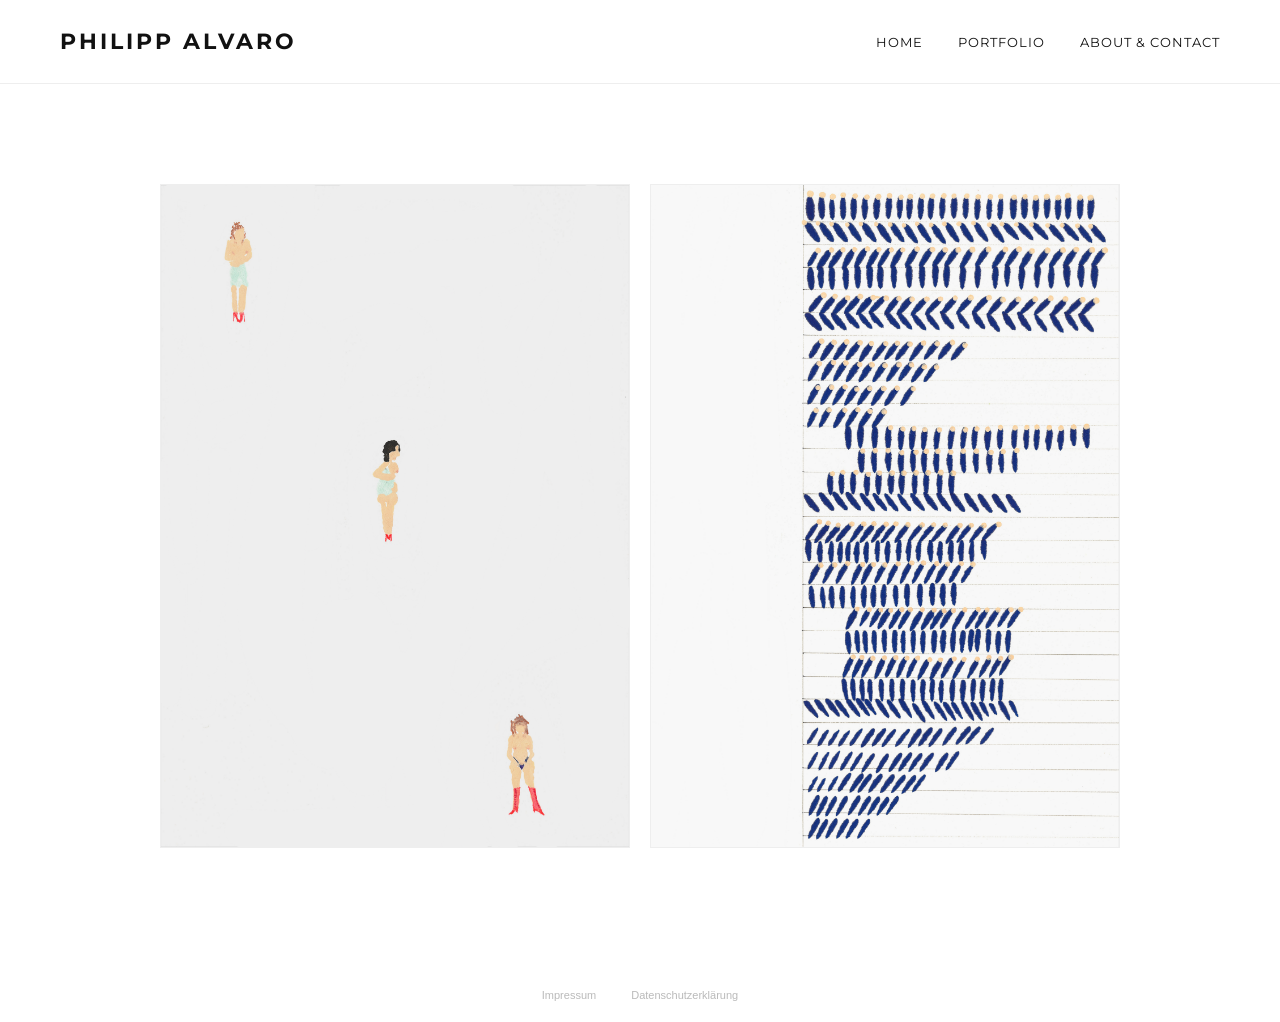
<file: index.html>
<!DOCTYPE html>
<html lang="en">
<head>
<meta charset="UTF-8">
<meta name="viewport" content="width=device-width, initial-scale=1.0">
<meta name="description" content="Philipp Alvaro – Berlin-based interdisciplinary artist. Home gallery of artworks.">
<meta name="theme-color" content="#ffffff">
<title>Home | Philipp Alvaro</title>

<link rel="preconnect" href="https://fonts.googleapis.com">
<link rel="preconnect" href="https://fonts.gstatic.com" crossorigin>
<link href="https://fonts.googleapis.com/css2?family=Montserrat:wght@400;700&display=swap" rel="stylesheet">

<link rel="stylesheet" href="style.css">
</head>

<body>

<header>
  <h1>Philipp Alvaro</h1>

  <div class="hamburger" id="hamburger">
    <div></div>
    <div></div>
    <div></div>
  </div>

  <nav>
    <a href="index.html">Home</a>

    <div class="dropdown">
      <a href="portfolio.html">Portfolio</a>
      <div class="submenu">
        <a href="portfolio.html#works">Works on Paper</a>
        <a href="portfolio.html#auroville">Auroville Residency</a>
        <a href="portfolio.html#paperpositions">Paper Positions</a>
        <a href="portfolio.html#u8haus">U8 Haus</a>
      </div>
    </div>

    <a href="about.html">About & Contact</a>
  </nav>
</header>

<main class="container hero hero-double">
  <img src="Scans Edited/Truckstop Joyrides.jpg" alt="Truckstop Joyrides" loading="lazy">
  <img src="Scans Edited/Some shadows never leave.jpg" alt="Some Shadows Never Leave" loading="lazy">
</main>


<footer class="legal-footer">
  <button onclick="openPDF('impressum.pdf')">Impressum</button>
  <button onclick="openPDF('datenschutzerklaerung.pdf')">Datenschutzerklärung</button>
</footer>

<div id="pdfModal" class="pdf-modal">
  <div class="pdf-content">
    <span class="close" onclick="closePDF()">&times;</span>
    <iframe id="pdfFrame"></iframe>
  </div>
</div>


<script src="script.js" defer></script>

</body>
</html>
</file>
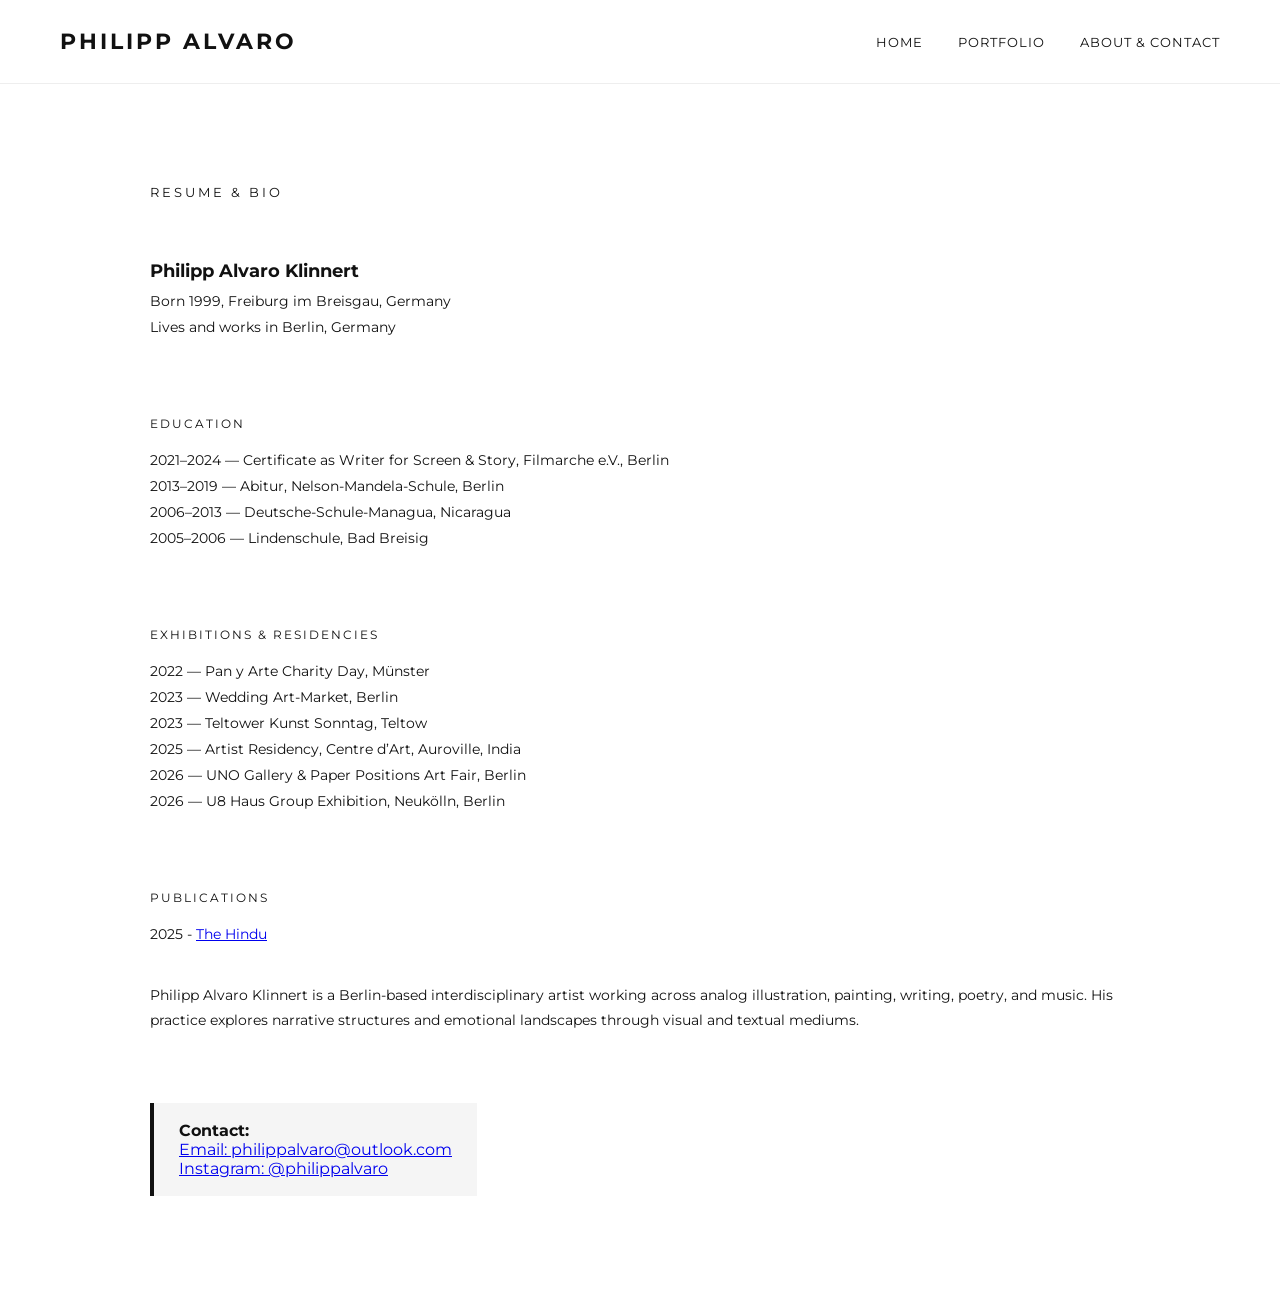
<file: about.html>
<!DOCTYPE html>
<html lang="en">
<head>
  <meta charset="UTF-8">

  <!-- Mobile optimization -->
  <meta name="viewport" content="width=device-width, initial-scale=1.0">

  <!-- SEO + browser safety -->
  <meta name="description" content="Philipp Alvaro Klinnert – Berlin-based interdisciplinary artist. Resume, exhibitions, and contact.">
  <meta name="theme-color" content="#ffffff">

  <title>About | Philipp Alvaro</title>

  <!-- Google Fonts (safe + performant) -->
  <link rel="preconnect" href="https://fonts.googleapis.com">
  <link rel="preconnect" href="https://fonts.gstatic.com" crossorigin>
  <link href="https://fonts.googleapis.com/css2?family=Montserrat:wght@400;700&display=swap" rel="stylesheet">

  <!-- Styles -->
  <link rel="stylesheet" href="style.css">
</head>
<body>

<header>
  <h1>Philipp Alvaro</h1>

  <!-- Add mobile-friendly nav toggle (styled later in CSS/JS) -->
  <nav id="navbar">
    <a href="index.html">Home</a>

    <div class="dropdown">
      <a href="portfolio.html">Portfolio</a>
      <div class="submenu">
        <a href="portfolio.html#works">Works on Paper</a>
        <a href="portfolio.html#auroville">Auroville Residency</a>
        <a href="portfolio.html#paperpositions">Paper Positions</a>
        <a href="portfolio.html#u8haus">U8 Haus</a>
        <a href="portfolio.html#poetry">Poetry & Miscellaneous</a>
      </div>
    </div>

    <a href="about.html">About & Contact</a>
  </nav>
</header>

<main class="container">

  <div class="page-title">Resume & Bio</div>

  <div class="artist-name">Philipp Alvaro Klinnert</div>
  <div class="entry">Born 1999, Freiburg im Breisgau, Germany</div>
  <div class="entry">Lives and works in Berlin, Germany</div>

  <section class="section">
    <div class="section-title">Education</div>
    <div class="entry">2021–2024 — Certificate as Writer for Screen & Story, Filmarche e.V., Berlin</div>
    <div class="entry">2013–2019 — Abitur, Nelson-Mandela-Schule, Berlin</div>
    <div class="entry">2006–2013 — Deutsche-Schule-Managua, Nicaragua</div>
    <div class="entry">2005–2006 — Lindenschule, Bad Breisig</div>
  </section>

  <section class="section">
    <div class="section-title">Exhibitions & Residencies</div>
    <div class="entry">2022 — Pan y Arte Charity Day, Münster</div>
    <div class="entry">2023 — Wedding Art-Market, Berlin</div>
    <div class="entry">2023 — Teltower Kunst Sonntag, Teltow</div>
    <div class="entry">2025 — Artist Residency, Centre d’Art, Auroville, India</div>
    <div class="entry">2026 — UNO Gallery & Paper Positions Art Fair, Berlin</div>
    <div class="entry">2026 — U8 Haus Group Exhibition, Neukölln, Berlin</div>
  </section>

   <section class="section">
    <div class="section-title">Publications</div>
    <div class="entry">2025 - <a href="https://www.thehindu.com/news/cities/puducherry/german-artists-expo-in-auroville/article69340636.ece" target="_blank" rel="noopener noreferrer">The Hindu</a></div>
  </section>

  <div class="artist-description">
    Philipp Alvaro Klinnert is a Berlin-based interdisciplinary artist working across analog illustration, painting, writing, poetry, and music. His practice explores narrative structures and emotional landscapes through visual and textual mediums.
  </div>

  <div class="contact-box">
    <strong>Contact:</strong><br>
    <a href="mailto:philippalvaro@outlook.com" rel="noopener noreferrer">
      Email: philippalvaro@outlook.com
    </a><br>
    <a href="https://www.instagram.com/philippalvaro/" target="_blank" rel="noopener noreferrer">
      Instagram: @philippalvaro
    </a>
  </div>

</main>

<!-- Load script safely -->
<script src="script.js" defer></script>

</body>
</html>

<!-- Load script safely -->
<script src="script.js" defer></script>

</body>
</html>
</file>
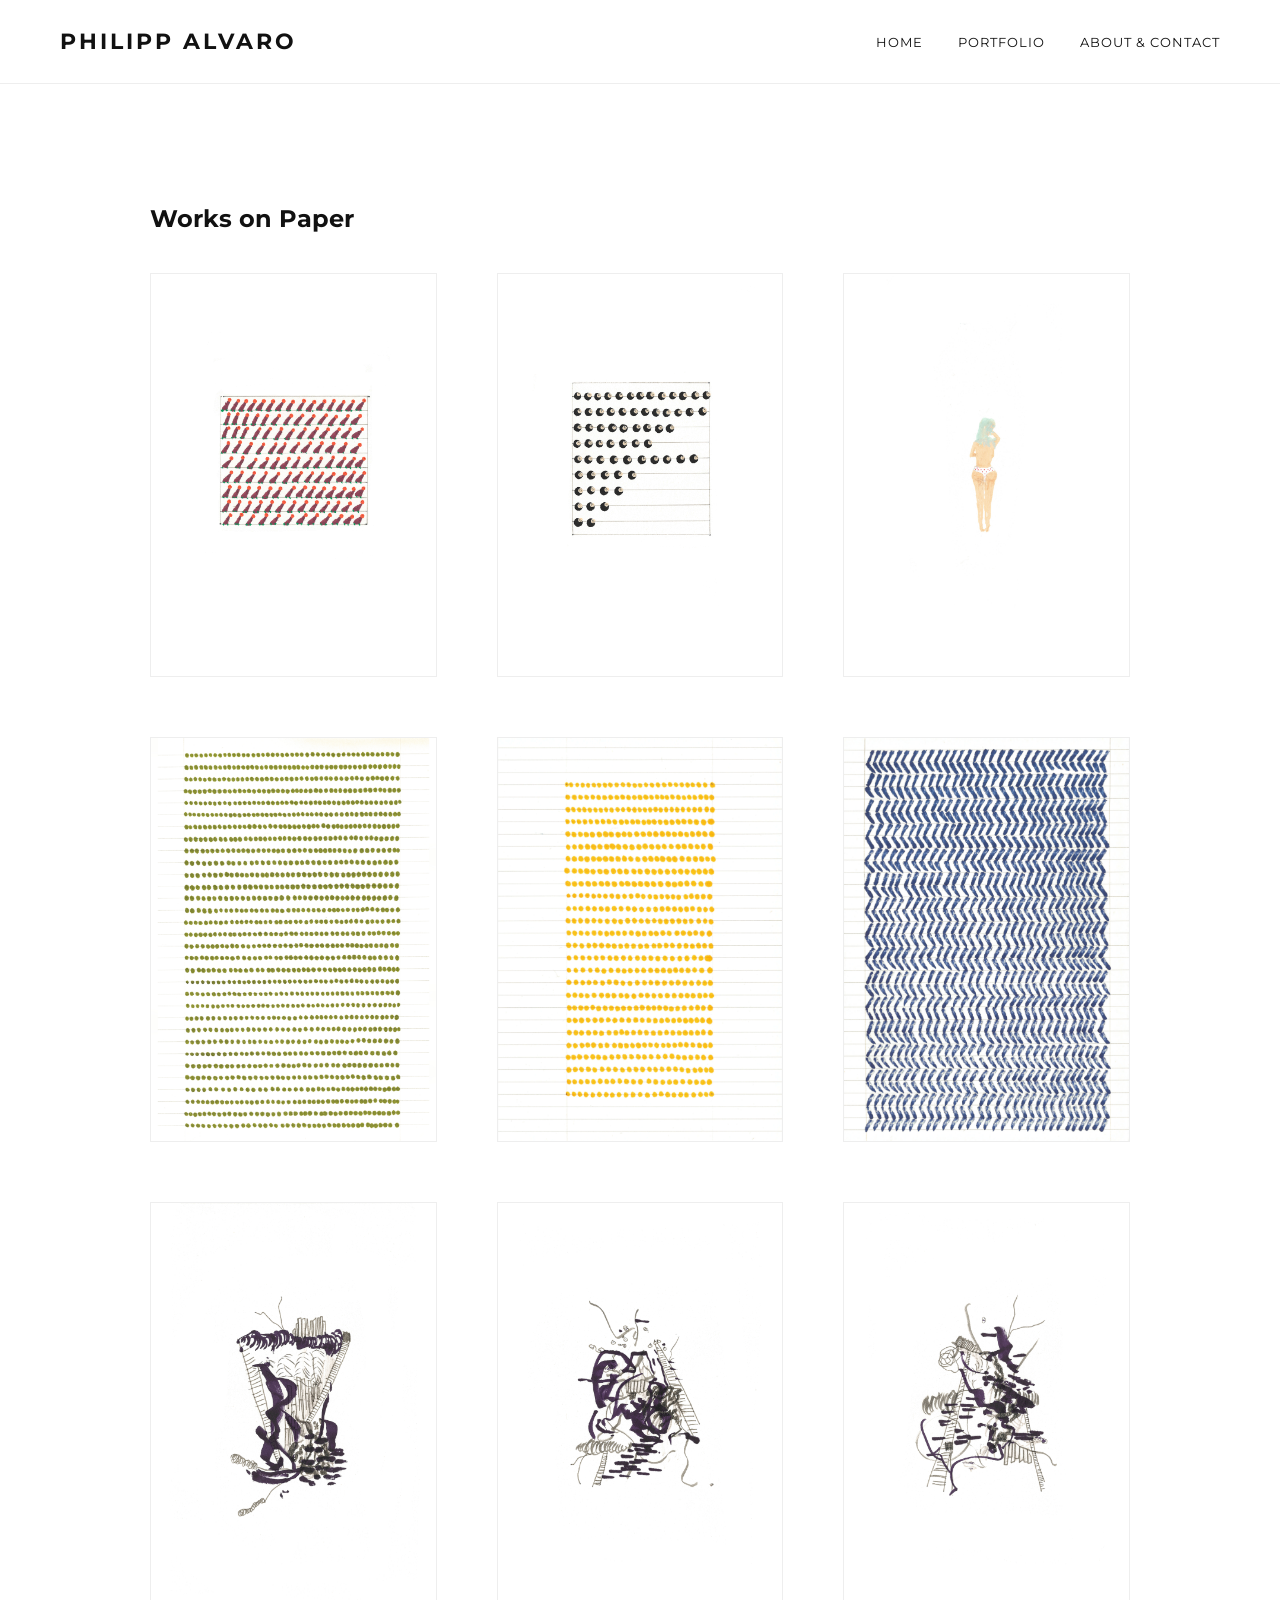
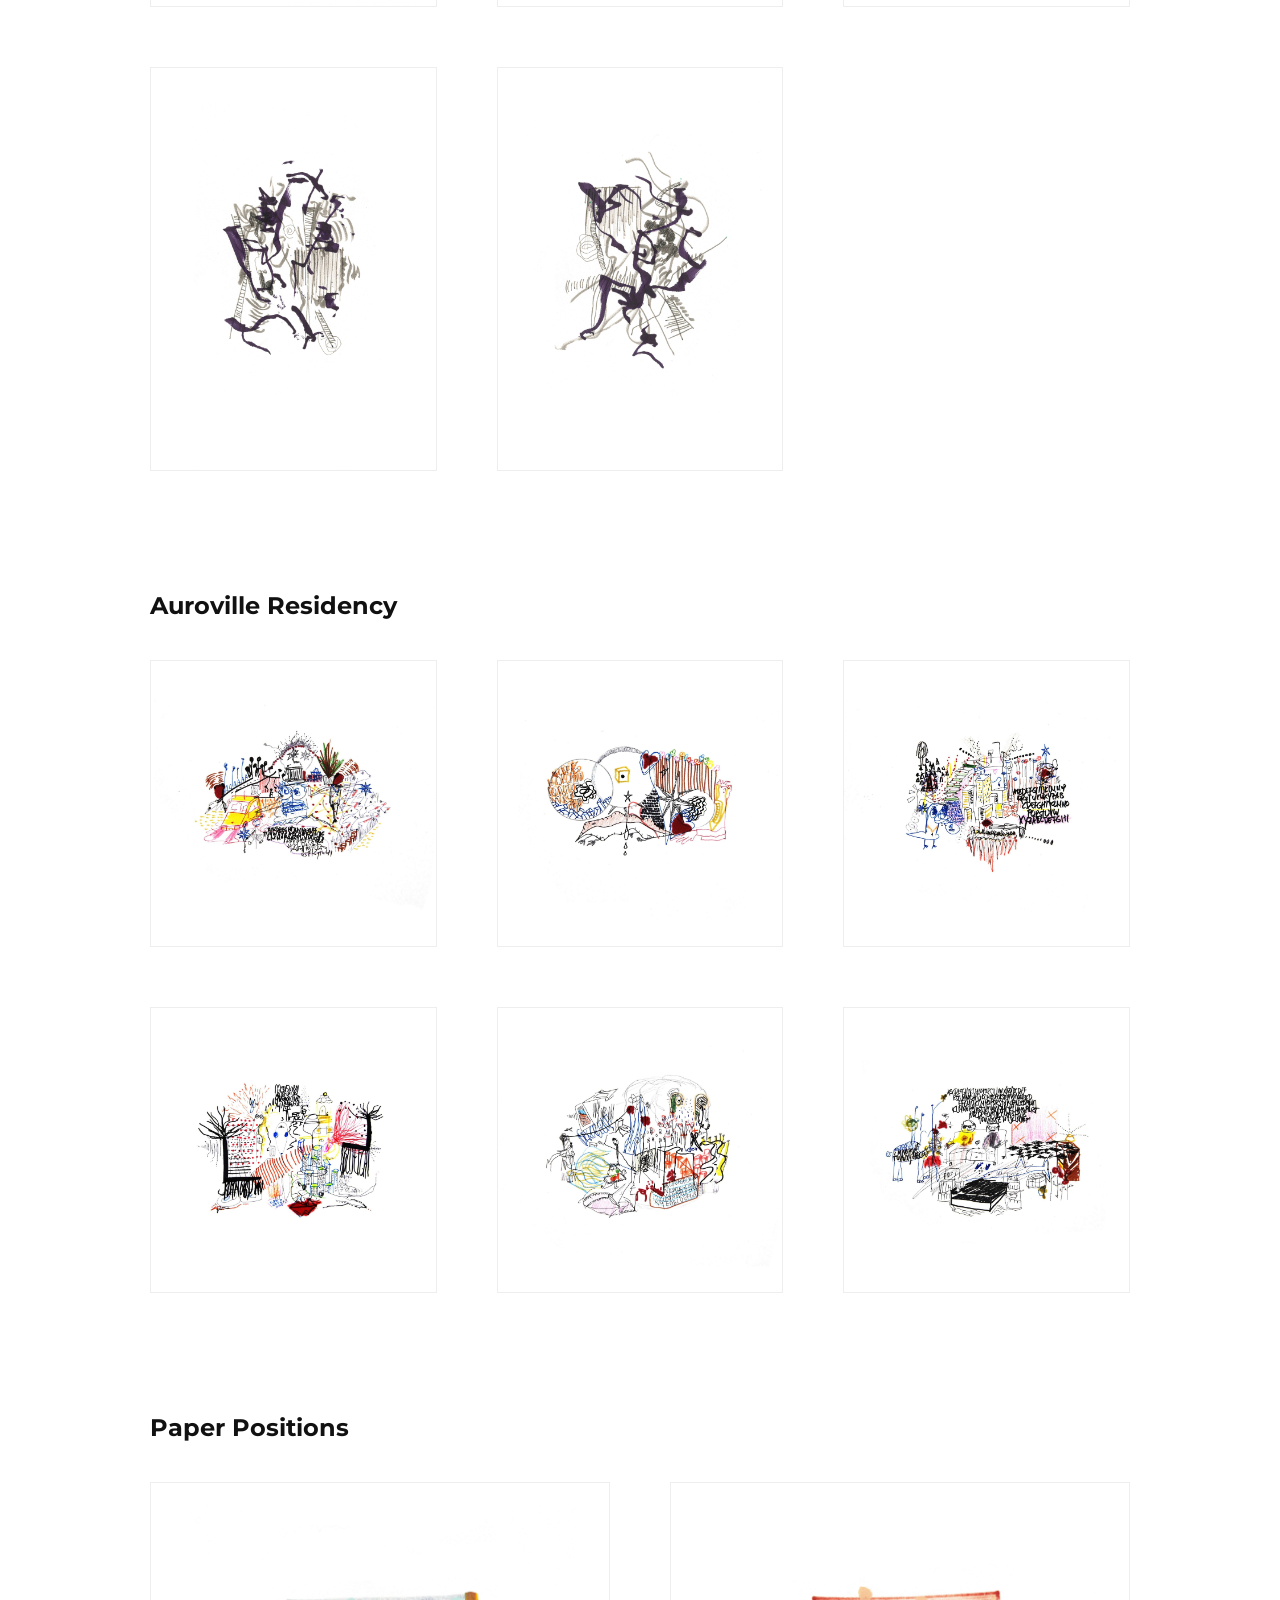
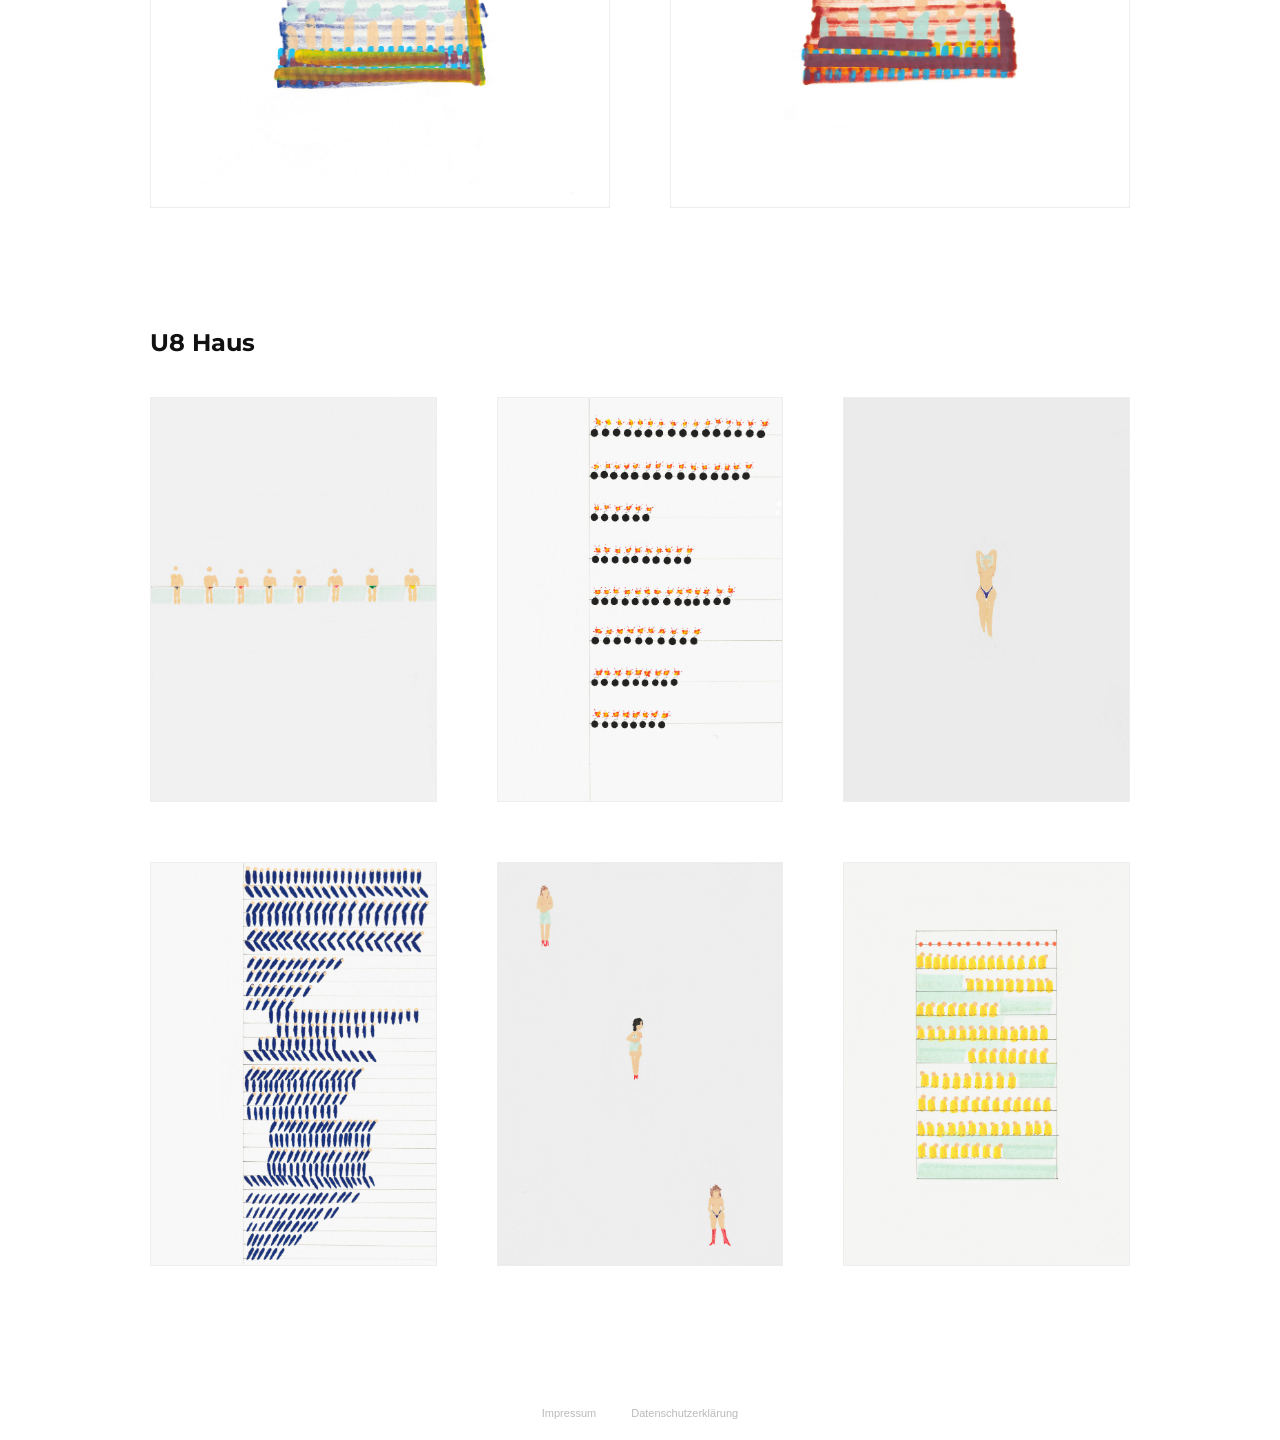
<file: portfolio.html>
<!DOCTYPE html>
<html lang="en">
<head>
<meta charset="UTF-8">
<meta name="viewport" content="width=device-width, initial-scale=1.0">
<meta name="description" content="Philipp Alvaro – Portfolio of works on paper, residencies, and exhibitions.">
<meta name="theme-color" content="#ffffff">
<title>Portfolio | Philipp Alvaro</title>

<link rel="preconnect" href="https://fonts.googleapis.com">
<link rel="preconnect" href="https://fonts.gstatic.com" crossorigin>
<link href="https://fonts.googleapis.com/css2?family=Montserrat:wght@400;700&display=swap" rel="stylesheet">

<link rel="stylesheet" href="style.css">
</head>

<body>

<header>
  <h1>Philipp Alvaro</h1>

  <div class="hamburger" id="hamburger">
    <div></div>
    <div></div>
    <div></div>
  </div>

  <nav>
    <a href="index.html">Home</a>

    <div class="dropdown">
      <a href="portfolio.html">Portfolio</a>
      <div class="submenu">
        <a href="#works">Works on Paper</a>
        <a href="#auroville">Auroville Residency</a>
        <a href="#paperpositions">Paper Positions</a>
        <a href="#u8haus">U8 Haus</a>
        <a href="#poetry">Poetry & Miscellaneous</a>
      </div>
    </div>

    <a href="about.html">About & Contact</a>
  </nav>
</header>

<main class="container">

<h2 id="works">Works on Paper</h2>
<div class="gallery">
  <img src="Scans Edited 2/iceskating.jpg" alt="iceskating" loading="lazy">
  <img src="Scans Edited 2/eightballs.jpg" alt="eightballs" loading="lazy">
  <img src="Scans Edited 2/polkadots.jpg" alt="polkadots" loading="lazy">
  <img src="Scans Edited 2/green.jpg" alt="green" loading="lazy">
  <img src="Scans Edited 2/yellow.jpg" alt="yellow" loading="lazy">
  <img src="Scans Edited 2/shadows.jpg" alt="shadows" loading="lazy">
  <img src="Scans Edited 2/auroville1.jpg" alt="auroville1" loading="lazy">
  <img src="Scans Edited 2/auroville2.jpg" alt="auroville2" loading="lazy">
  <img src="Scans Edited 2/auroville3.jpg" alt="auroville3" loading="lazy">
  <img src="Scans Edited 2/auroville4.jpg" alt="auroville4" loading="lazy">
  <img src="Scans Edited 2/auroville5.jpg" alt="auroville5" loading="lazy">
</div>

<h2 id="auroville" style="margin-top:120px;">Auroville Residency</h2>
<div class="gallery">
  <img src="Auroville/Dazed & Confused in Paris, Texas.jpg" alt="Dazed & Confused in Paris, Texas" loading="lazy">
  <img src="Auroville/Delicious & Destroyed.jpg" alt="Delicious & Destroyed" loading="lazy">
  <img src="Auroville/Duck.jpg" alt="Duck" loading="lazy">
  <img src="Auroville/Strangely Social.jpg" alt="Strangely Social" loading="lazy">
  <img src="Auroville/Taco Tuesday.jpg" alt="Taco Tuesday" loading="lazy">
  <img src="Auroville/The Elephant in the room.jpg" alt="The Elephant in the room" loading="lazy">
</div>

<h2 id="paperpositions" style="margin-top:120px;">Paper Positions</h2>
<div class="gallery">
  <img src="Scans Edited 2/landscape1.jpg" alt="landscape1" loading="lazy">
  <img src="Scans Edited 2/landscape2.jpg" alt="landscape2" loading="lazy">
</div>

<h2 id="u8haus" style="margin-top:120px;">U8 Haus</h2>
<div class="gallery">
  <img src="Scans Edited/Beach Boys.jpg" alt="Beach Boys" loading="lazy">
  <img src="Scans Edited/Bombs Away.jpg" alt="Bombs Away" loading="lazy">
  <img src="Scans Edited/Celeste.jpg" alt="Celeste" loading="lazy">
  <img src="Scans Edited/Some shadows never leave.jpg" alt="Some shadows never leave" loading="lazy">
  <img src="Scans Edited/Truckstop Joyrides.jpg" alt="Truckstop Joyrides" loading="lazy">
  <img src="Scans Edited/When Spring arrives.jpg" alt="When Spring arrives" loading="lazy">
</div>

</main>


<footer class="legal-footer">
  <button onclick="openPDF('impressum.pdf')">Impressum</button>
  <button onclick="openPDF('datenschutzerklaerung.pdf')">Datenschutzerklärung</button>
</footer>

<div id="pdfModal" class="pdf-modal">
  <div class="pdf-content">
    <span class="close" onclick="closePDF()">&times;</span>
    <iframe id="pdfFrame"></iframe>
  </div>
</div>


<script src="script.js" defer></script>

</body>
</html>
</file>
<file: style.css>
/* =============================
   GLOBAL
============================= */
* {
  box-sizing: border-box;
}

html {
  scroll-behavior: smooth;
}

body {
  margin: 0;
  font-family: 'Montserrat', sans-serif;
  background: #ffffff;
  color: #111;
  -webkit-font-smoothing: antialiased;
  opacity: 0;
  transition: opacity 0.6s ease;
}

body.loaded {
  opacity: 1;
}

img {
  display: block;
  width: 100%;
  height: auto;
}

/* =============================
   HEADER
============================= */
header {
  display: flex;
  justify-content: space-between;
  align-items: center;
  padding: 28px 60px;
  border-bottom: 1px solid #eee;
  background: #fff;
  position: sticky;
  top: 0;
  z-index: 1000;
}

header h1 {
  margin: 0;
  font-size: 22px;
  font-weight: 700;
  text-transform: uppercase;
  letter-spacing: 3px;
}

/* =============================
   NAVIGATION
============================= */
nav {
  display: flex;
  align-items: center;
}

nav a {
  margin-left: 35px;
  text-decoration: none;
  color: #111;
  font-size: 13px;
  letter-spacing: 1px;
  text-transform: uppercase;
  transition: opacity 0.3s ease;
}

nav a:hover {
  opacity: 0.6;
}

/* =============================
   HOVER DROPDOWN
============================= */
.dropdown {
  position: relative;
}

.submenu {
  position: absolute;
  top: 35px;
  left: 0;
  background: #fff;
  border: 1px solid #eee;
  padding: 15px 0;
  min-width: 220px;
  display: flex;
  flex-direction: column;
  opacity: 0;
  visibility: hidden;
  transform: translateY(10px);
  transition: all 0.3s ease;
  box-shadow: 0 15px 40px rgba(0,0,0,0.05);
  z-index: 1500;
}

.submenu a {
  padding: 10px 20px;
  margin: 0;
  font-size: 12px;
  letter-spacing: 1px;
}

.submenu a:hover {
  background: #f8f8f8;
}

.dropdown:hover .submenu {
  opacity: 1;
  visibility: visible;
  transform: translateY(0);
}

/* =============================
   HAMBURGER MENU
============================= */
.hamburger {
  display: none;
  flex-direction: column;
  cursor: pointer;
  gap: 5px;
}

.hamburger div {
  width: 25px;
  height: 3px;
  background: #111;
  transition: all 0.3s ease;
}

nav.mobile-active {
  display: flex !important;
  flex-direction: column;
  position: absolute;
  top: 70px;
  left: 0;
  width: 100%;
  background: #fff;
  border-top: 1px solid #eee;
  padding: 20px 0;
  z-index: 1500;
}

nav.mobile-active a {
  margin: 15px 20px;
}

/* =============================
   LAYOUT
============================= */
.container {
  max-width: 1100px;
  margin: 0 auto;
  padding: 100px 60px;
}

/* =============================
   HERO
============================= */
.hero {
  display: flex;
  justify-content: center;
  align-items: center;
}

.hero img {
  max-width: 900px;
  border: 1px solid #eee;
  transition: transform 1s ease;
}

.hero img:hover {
  transform: scale(1.02);
}

/* =============================
   HERO DOUBLE IMAGES
============================= */
.hero.hero-double {
  display: flex;
  justify-content: center;
  align-items: center;
  gap: 20px;
  flex-wrap: wrap;
}

.hero.hero-double img {
  max-width: 48%;
  border: 1px solid #eee;
  transition: transform 1s ease;
}

.hero.hero-double img:hover {
  transform: scale(1.02);
}

/* =============================
   GALLERY
============================= */
.gallery {
  display: grid;
  grid-template-columns: repeat(auto-fit, minmax(280px, 1fr));
  gap: 60px;
  margin-top: 40px;
}

.gallery img {
  border: 1px solid #eee;
  cursor: pointer;
  transition: transform 0.6s ease, opacity 0.6s ease;
}

.gallery img:hover {
  transform: scale(1.03);
  opacity: 0.95;
}

/* =============================
   MODAL (IMAGE)
============================= */
.modal {
  position: fixed;
  inset: 0;
  background: rgba(0,0,0,0.92);
  display: flex;
  justify-content: center;
  align-items: center;
  padding: 60px;
  opacity: 0;
  visibility: hidden;
  transition: opacity 0.4s ease;
  z-index: 2000;
}

.modal.open {
  opacity: 1;
  visibility: visible;
}

.modal img {
  width: auto;
  height: auto;
  max-width: 95vw;
  max-height: 90vh;
  object-fit: contain;
  transform: scale(0.98);
  transition: transform 0.4s ease;
}

.modal.open img {
  transform: scale(1);
}

/* =============================
   ✅ LEGAL FOOTER (NEW)
============================= */
.legal-footer {
  text-align: center;
  padding: 40px 0 20px;
  font-size: 11px;
  opacity: 0.5;
}

.legal-footer button {
  background: none;
  border: none;
  color: #777;
  margin: 0 10px;
  cursor: pointer;
  font-size: 11px;
}

.legal-footer button:hover {
  color: #000;
}

.pdf-modal {
  display: none;
  position: fixed;
  inset: 0;
  background: rgba(0,0,0,0.85);
}

.pdf-content {
  width: 85%;
  height: 85%;
  margin: 4% auto;
  background: white;
}

.pdf-content iframe {
  width: 100%;
  height: 100%;
}

.close {
  position: absolute;
  top: 10px;
  right: 15px;
  font-size: 20px;
  cursor: pointer;
}

/* =============================
   ✅ PDF MODAL (NEW)
============================= */
.pdf-modal {
  display: none;
  position: fixed;
  z-index: 4000;
  inset: 0;
  background: rgba(0,0,0,0.85);
}

.pdf-content {
  position: relative;
  width: 85%;
  height: 85%;
  margin: 4% auto;
  background: #fff;
  box-shadow: 0 20px 60px rgba(0,0,0,0.2);
}

.pdf-content iframe {
  width: 100%;
  height: 100%;
  border: none;
}

.close {
  position: absolute;
  top: 8px;
  right: 12px;
  font-size: 22px;
  cursor: pointer;
  color: #333;
}

/* =============================
   ABOUT PAGE
============================= */
.page-title {
  font-size: 13px;
  letter-spacing: 3px;
  text-transform: uppercase;
  margin-bottom: 60px;
}

.artist-name {
  font-weight: 700;
  font-size: 18px;
  margin-bottom: 10px;
}

.section {
  margin-top: 80px;
}

.section-title {
  font-size: 12px;
  letter-spacing: 2px;
  text-transform: uppercase;
  margin-bottom: 20px;
}

.entry {
  font-size: 14px;
  margin-bottom: 8px;
}

.artist-description {
  margin-top: 40px;
  font-size: 14px;
  line-height: 1.8;
}

.contact-box {
  margin-top: 70px;
  padding: 18px 25px;
  background: #f5f5f5;
  border-left: 4px solid #111;
  display: inline-block;
}

/* =============================
   RESPONSIVE
============================= */
@media (max-width: 1024px) {
  .container {
    padding: 80px 30px;
  }
  .hero.hero-double img {
    max-width: 48%;
  }
}

@media (max-width: 768px) {
  header {
    padding: 20px 30px;
  }

  .container {
    padding: 60px 20px;
  }

  nav {
    display: none;
  }

  .hamburger {
    display: flex;
  }

  .hero.hero-double img {
    max-width: 100%;
  }

  .gallery {
    gap: 30px;
  }

  .page-title {
    margin-bottom: 40px;
  }

  .submenu {
    display: none !important;
  }
}

@media (max-width: 480px) {
  header h1 {
    font-size: 18px;
  }

  nav a {
    font-size: 12px;
    margin: 10px 0;
  }

  .section {
    margin-top: 50px;
  }

  .entry, .artist-description {
    font-size: 13px;
  }
}
</file>
